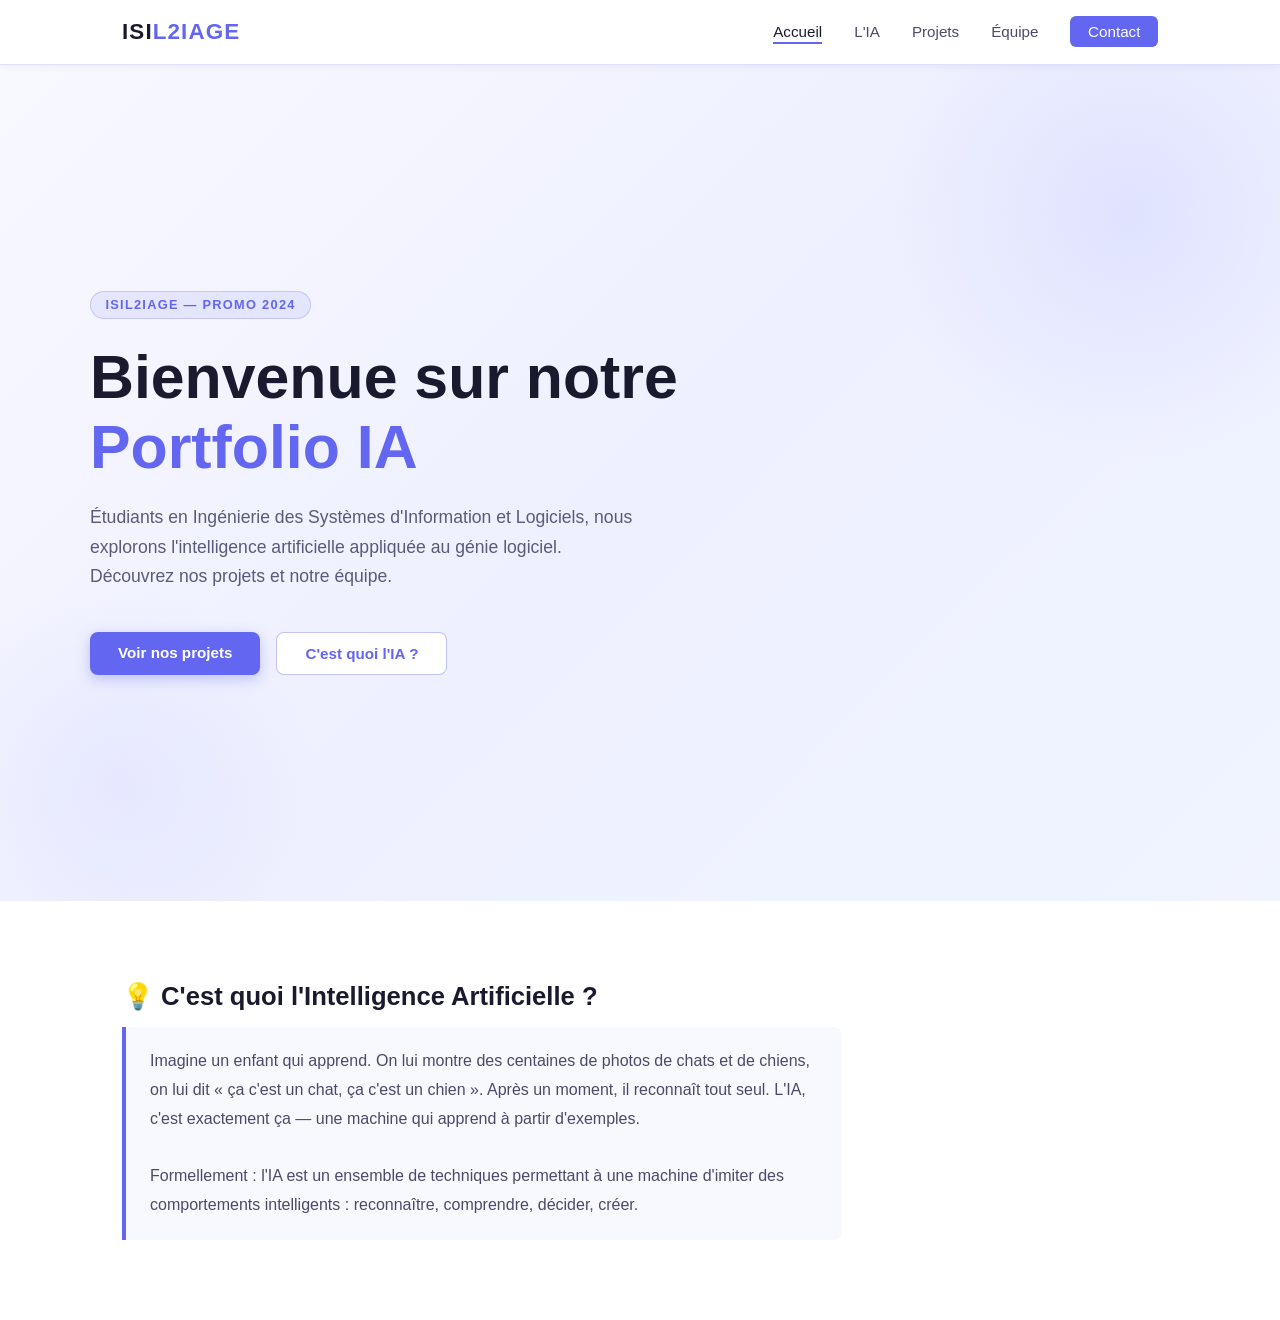
<file: index.html>
<!DOCTYPE html>
<html lang="fr">
<head>
    <meta charset="UTF-8">
    <meta name="viewport" content="width=device-width, initial-scale=1.0">
    <title>Portfolio — ISIL2IAGE</title>
    <link rel="stylesheet" href="fatou.css">
</head>
<body>

    <header>
        <div class="nav-container">
            <a href="#" class="logo">ISI<span>L2IAGE</span></a>

            <button class="menu-toggle" aria-label="Ouvrir le menu" onclick="this.closest('header').querySelector('nav').classList.toggle('open')">
                <span></span>
                <span></span>
                <span></span>
            </button>

            <nav>
                <ul>
                    <li><a href="#accueil" class="active">Accueil</a></li>
                    <li><a href="#ia">L'IA</a></li>
                    <li><a href="#projets">Projets</a></li>
                    <li><a href="#equipe">Équipe</a></li>
                    <li><a href="#contact" class="btn-contact">Contact</a></li>
                </ul>
            </nav>
        </div>
    </header>

    <!-- Section Bienvenue -->
    <section id="accueil" class="hero">
        <div class="hero-container">
            <div class="hero-badge">ISIL2IAGE — Promo 2024</div>
            <h1>Bienvenue sur notre<br><span class="accent">Portfolio IA</span></h1>
            <p class="hero-subtitle">
                Étudiants en Ingénierie des Systèmes d'Information et Logiciels, nous explorons
                l'intelligence artificielle appliquée au génie logiciel. Découvrez nos projets et notre équipe.
            </p>
            <div class="hero-actions">
                <a href="#projets" class="btn-primary">Voir nos projets</a>
                <a href="#ia" class="btn-secondary">C'est quoi l'IA ?</a>
            </div>
        </div>
    </section>

    <!-- Section L'IA -->
    <section id="ia" class="section-ia">
        <h2>💡 C'est quoi l'Intelligence Artificielle ?</h2>
        <p>
            Imagine un enfant qui apprend. On lui montre des centaines de photos de chats et de chiens,
            on lui dit « ça c'est un chat, ça c'est un chien ». Après un moment, il reconnaît tout seul.
            L'IA, c'est exactement ça — une machine qui apprend à partir d'exemples.
            <br><br>
            Formellement : l'IA est un ensemble de techniques permettant à une machine d'imiter des
            comportements intelligents : reconnaître, comprendre, décider, créer.
        </p>
    </section>

</body>
</html>
</file>
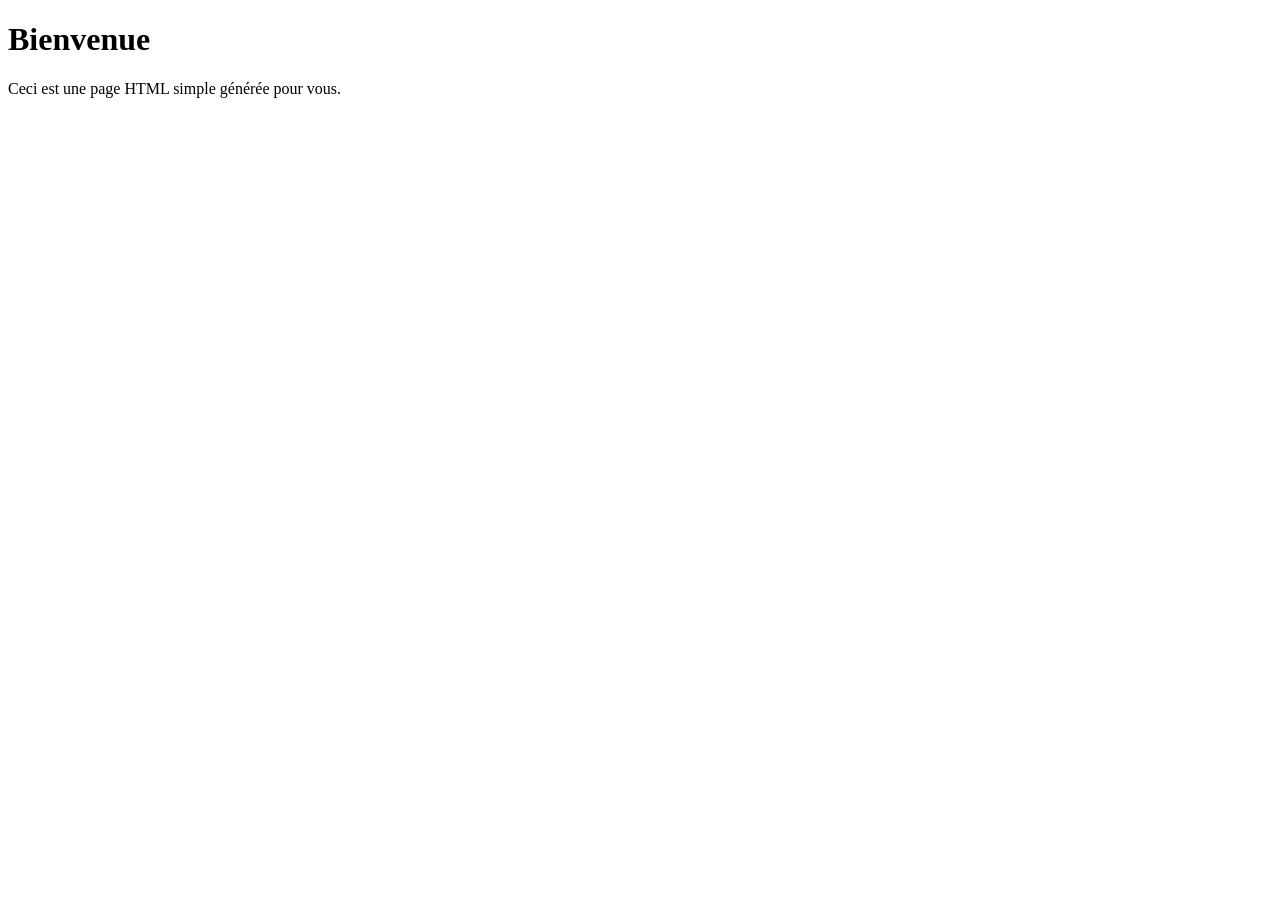
<file: Abdou.html>
<!DOCTYPE html>
<html lang="en">
<head>
    <meta charset="UTF-8">
    <meta name="viewport" content="width=device-width, initial-scale=1.0">
    <title>Abdou Ndiaye </title>
</head>
<body>
    <h1>Bienvenue</h1>
    <p>Ceci est une page HTML simple générée pour vous.</p>
</body>
</html>
</file>
<file: fatou.css>
* {
    margin: 0;
    padding: 0;
    box-sizing: border-box;
}

body {
    font-family: 'Segoe UI', Tahoma, Geneva, Verdana, sans-serif;
    background: #ffffff;
    color: #1a1a2e;
}

/* ── HEADER ── */
header {
    position: sticky;
    top: 0;
    z-index: 100;
    background: rgba(255, 255, 255, 0.95);
    backdrop-filter: blur(12px);
    border-bottom: 1px solid rgba(99, 102, 241, 0.2);
    box-shadow: 0 1px 8px rgba(0, 0, 0, 0.06);
}

.nav-container {
    max-width: 1100px;
    margin: 0 auto;
    padding: 0 2rem;
    display: flex;
    align-items: center;
    justify-content: space-between;
    height: 64px;
}

/* Logo */
.logo {
    font-size: 1.4rem;
    font-weight: 700;
    letter-spacing: 0.05em;
    color: #1a1a2e;
    text-decoration: none;
}

.logo span {
    color: #6366f1;
}

/* Menu */
nav ul {
    list-style: none;
    display: flex;
    gap: 2rem;
}

nav ul li a {
    text-decoration: none;
    color: #4a4a6a;
    font-size: 0.95rem;
    font-weight: 500;
    transition: color 0.2s;
    position: relative;
    padding-bottom: 4px;
}

nav ul li a::after {
    content: '';
    position: absolute;
    bottom: 0;
    left: 0;
    width: 0;
    height: 2px;
    background: #6366f1;
    transition: width 0.25s;
}

nav ul li a:hover,
nav ul li a.active {
    color: #1a1a2e;
}

nav ul li a:hover::after,
nav ul li a.active::after {
    width: 100%;
}

/* Bouton CTA */
.btn-contact {
    background: #6366f1;
    color: #fff !important;
    padding: 0.45rem 1.1rem;
    border-radius: 6px;
    transition: background 0.2s !important;
}

.btn-contact::after {
    display: none !important;
}

.btn-contact:hover {
    background: #4f46e5 !important;
}

/* Hamburger (mobile) */
.menu-toggle {
    display: none;
    flex-direction: column;
    gap: 5px;
    cursor: pointer;
    background: none;
    border: none;
    padding: 4px;
}

.menu-toggle span {
    display: block;
    width: 24px;
    height: 2px;
    background: #1a1a2e;
    border-radius: 2px;
    transition: transform 0.3s, opacity 0.3s;
}

@media (max-width: 680px) {
    .menu-toggle { display: flex; }

    nav {
        position: absolute;
        top: 64px;
        left: 0;
        right: 0;
        background: rgba(255, 255, 255, 0.98);
        border-bottom: 1px solid rgba(99, 102, 241, 0.15);
        max-height: 0;
        overflow: hidden;
        transition: max-height 0.35s ease;
    }

    nav.open { max-height: 400px; }

    nav ul {
        flex-direction: column;
        gap: 0;
        padding: 1rem 2rem 1.5rem;
    }

    nav ul li a {
        display: block;
        padding: 0.6rem 0;
    }
}

/* ── SECTION BIENVENUE (HERO) ── */
.hero {
    min-height: calc(100vh - 64px);
    display: flex;
    align-items: center;
    background: linear-gradient(135deg, #f8f8ff 0%, #eef0ff 50%, #f0f4ff 100%);
    padding: 4rem 2rem;
    position: relative;
    overflow: hidden;
}

.hero::before {
    content: '';
    position: absolute;
    top: -100px;
    right: -100px;
    width: 500px;
    height: 500px;
    background: radial-gradient(circle, rgba(99, 102, 241, 0.1) 0%, transparent 70%);
    pointer-events: none;
}

.hero::after {
    content: '';
    position: absolute;
    bottom: -80px;
    left: -80px;
    width: 400px;
    height: 400px;
    background: radial-gradient(circle, rgba(99, 102, 241, 0.07) 0%, transparent 70%);
    pointer-events: none;
}

.hero-container {
    max-width: 1100px;
    margin: 0 auto;
    width: 100%;
    position: relative;
    z-index: 1;
}

.hero-badge {
    display: inline-block;
    background: rgba(99, 102, 241, 0.1);
    color: #6366f1;
    font-size: 0.8rem;
    font-weight: 600;
    letter-spacing: 0.1em;
    text-transform: uppercase;
    padding: 0.35rem 0.9rem;
    border-radius: 20px;
    border: 1px solid rgba(99, 102, 241, 0.25);
    margin-bottom: 1.5rem;
}

.hero h1 {
    font-size: clamp(2.2rem, 5vw, 3.8rem);
    font-weight: 800;
    line-height: 1.15;
    color: #1a1a2e;
    margin-bottom: 1.25rem;
}

.hero h1 .accent {
    color: #6366f1;
}

.hero-subtitle {
    font-size: 1.1rem;
    color: #5a5a7a;
    max-width: 560px;
    line-height: 1.7;
    margin-bottom: 2.5rem;
}

.hero-actions {
    display: flex;
    gap: 1rem;
    flex-wrap: wrap;
}

.btn-primary {
    background: #6366f1;
    color: #fff;
    text-decoration: none;
    padding: 0.75rem 1.75rem;
    border-radius: 8px;
    font-weight: 600;
    font-size: 0.95rem;
    transition: background 0.2s, transform 0.15s, box-shadow 0.2s;
    box-shadow: 0 4px 14px rgba(99, 102, 241, 0.35);
}

.btn-primary:hover {
    background: #4f46e5;
    transform: translateY(-1px);
    box-shadow: 0 6px 20px rgba(99, 102, 241, 0.45);
}

.btn-secondary {
    background: #fff;
    color: #6366f1;
    text-decoration: none;
    padding: 0.75rem 1.75rem;
    border-radius: 8px;
    font-weight: 600;
    font-size: 0.95rem;
    border: 1.5px solid rgba(99, 102, 241, 0.4);
    transition: border-color 0.2s, background 0.2s;
}

.btn-secondary:hover {
    border-color: #6366f1;
    background: rgba(99, 102, 241, 0.05);
}

@media (max-width: 680px) {
    .hero {
        padding: 3rem 1.5rem;
        min-height: auto;
    }

    .hero-actions {
        flex-direction: column;
    }

    .btn-primary,
    .btn-secondary {
        text-align: center;
    }
}

/* ── SECTION IA ── */
.section-ia {
    max-width: 1100px;
    margin: 5rem auto;
    padding: 0 2rem;
}

.section-ia h2 {
    font-size: 1.6rem;
    font-weight: 700;
    color: #1a1a2e;
    margin-bottom: 1rem;
    display: flex;
    align-items: center;
    gap: 0.5rem;
}

.section-ia p {
    font-size: 1rem;
    color: #4a4a6a;
    line-height: 1.8;
    max-width: 720px;
    background: #f8f8ff;
    border-left: 4px solid #6366f1;
    padding: 1.25rem 1.5rem;
    border-radius: 0 8px 8px 0;
}
</file>
